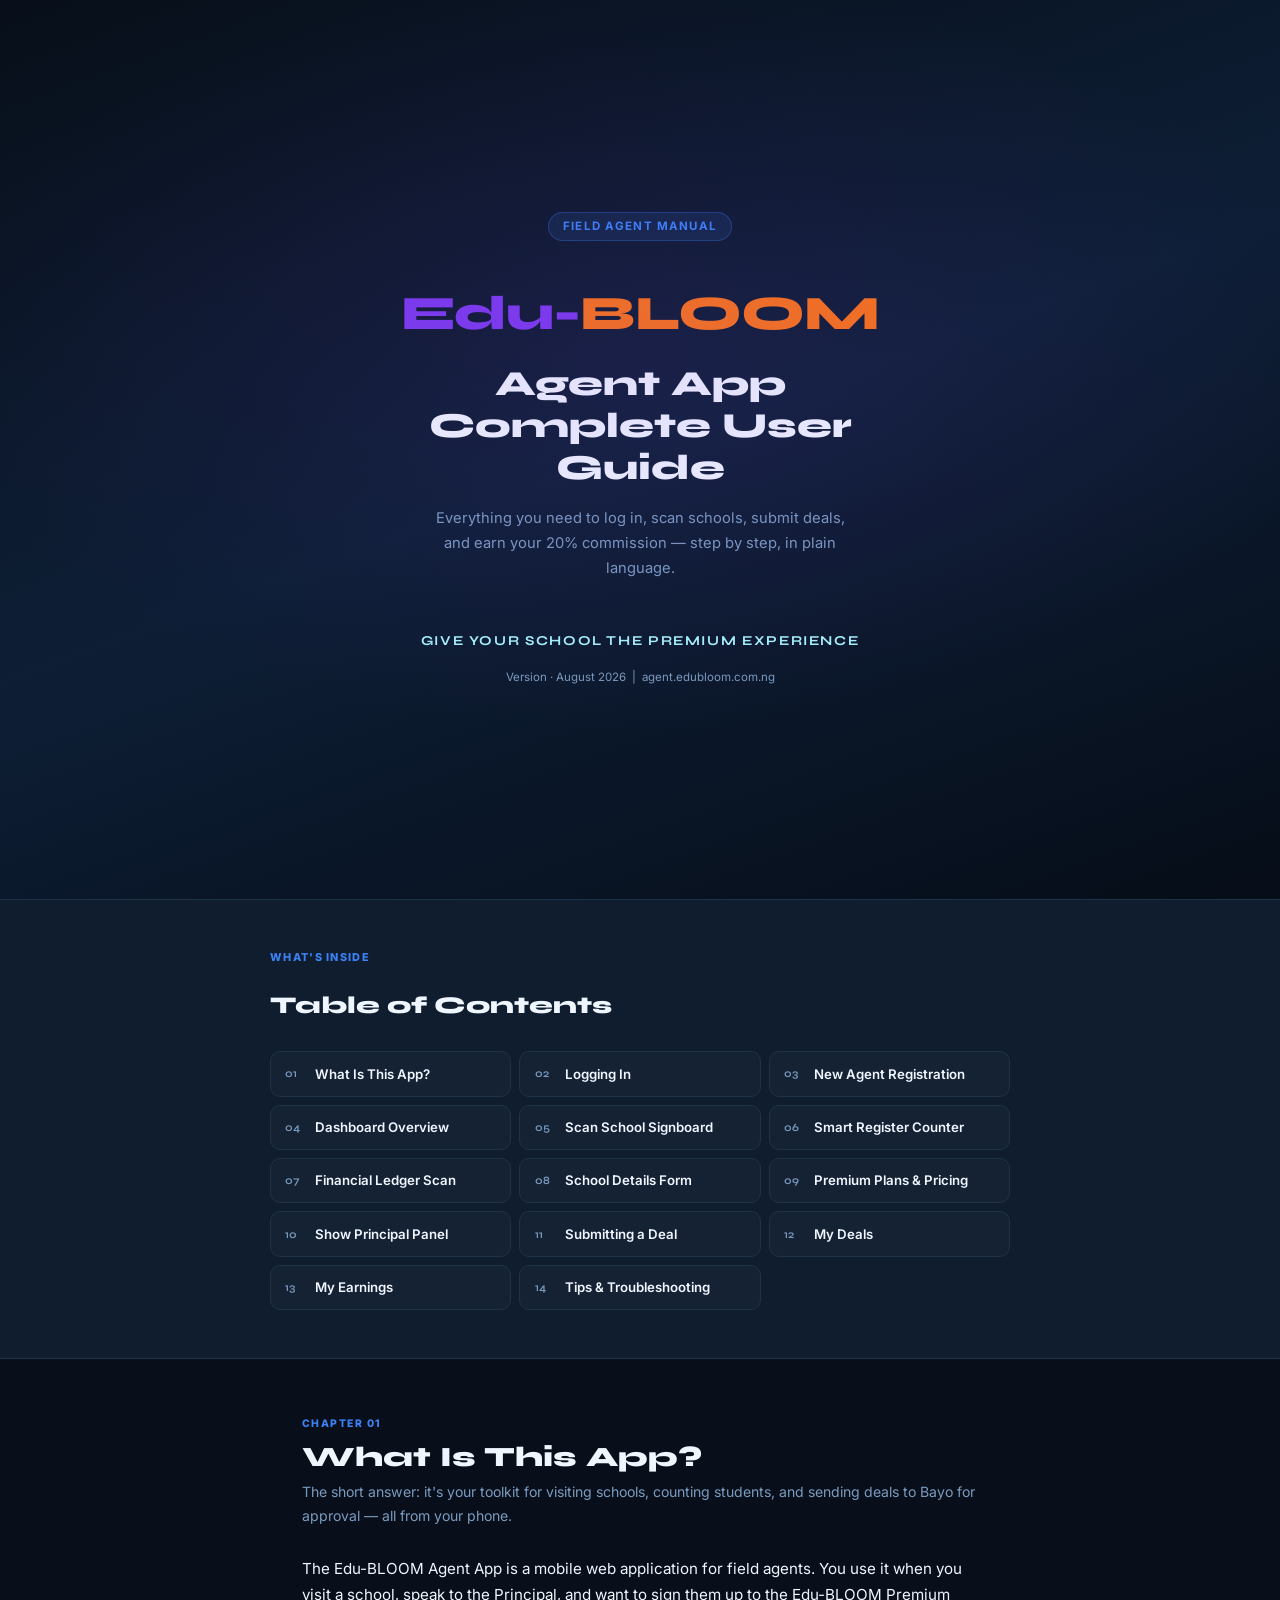
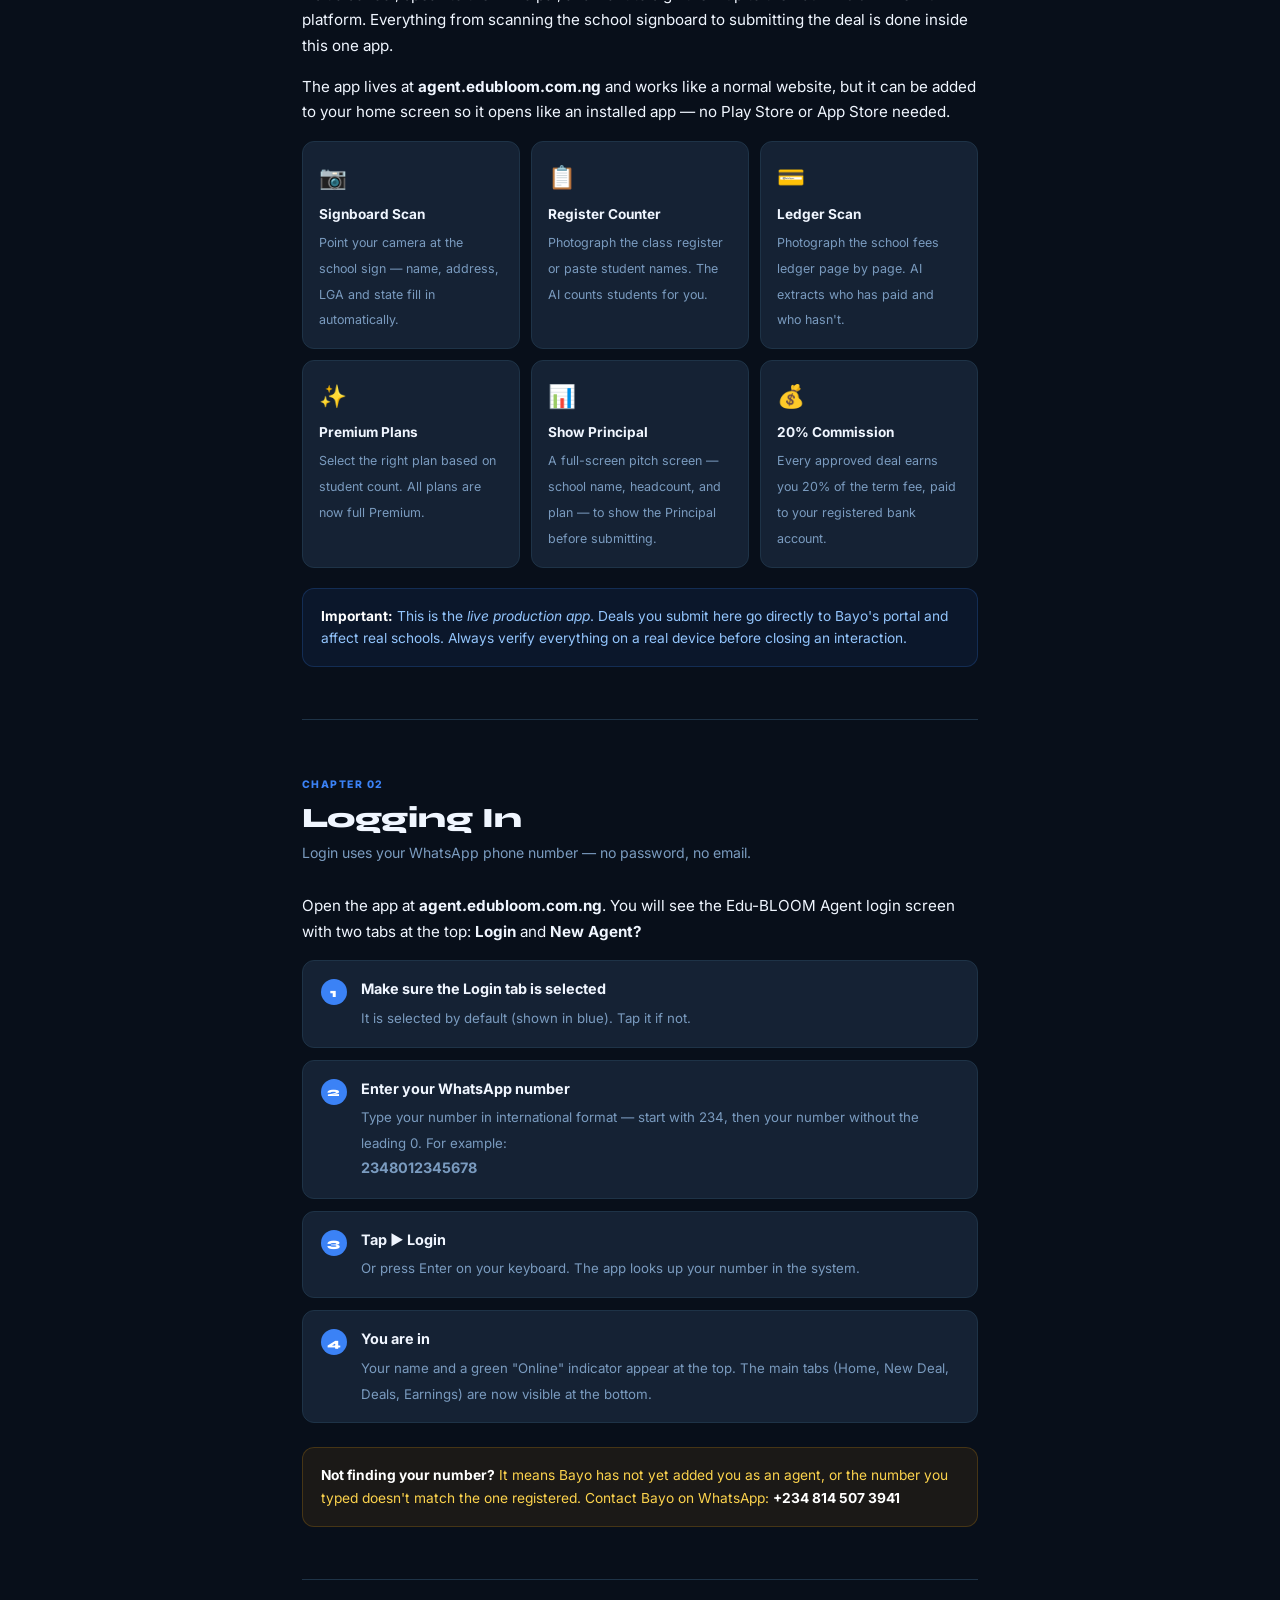
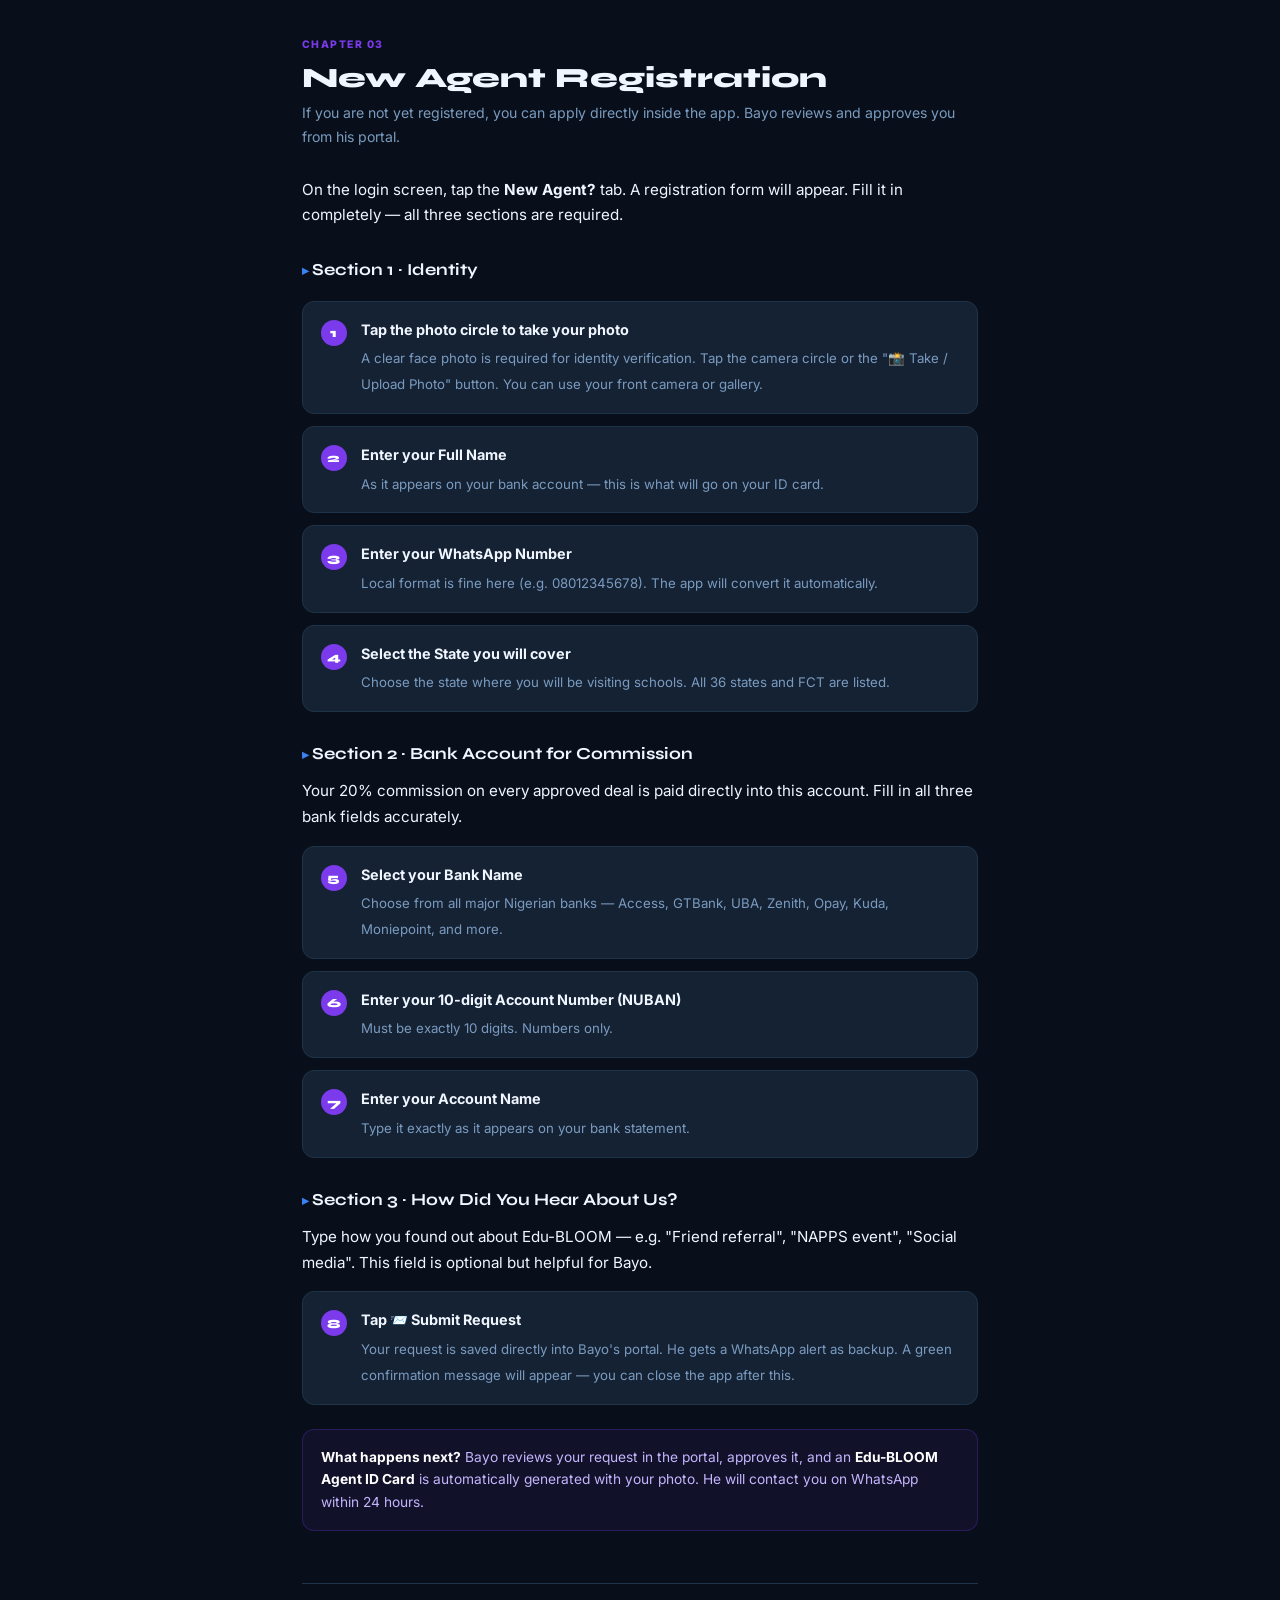
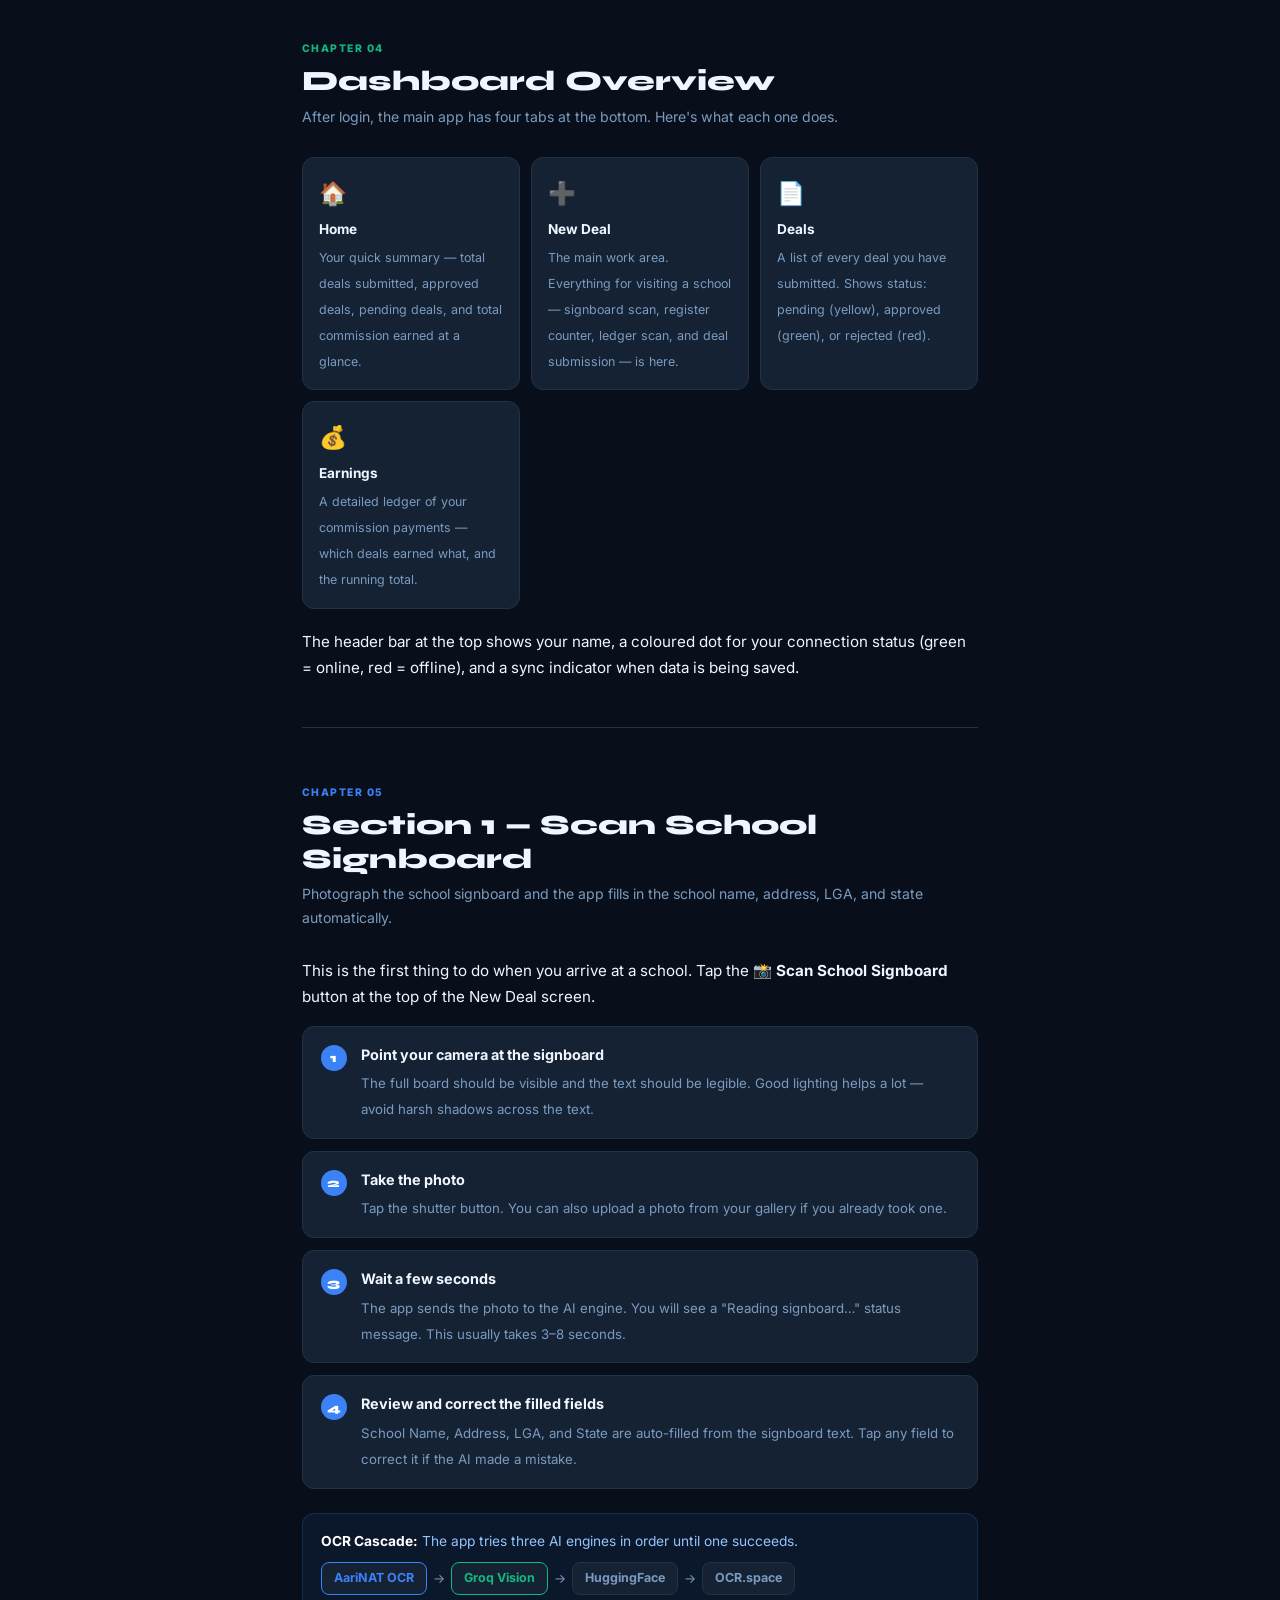
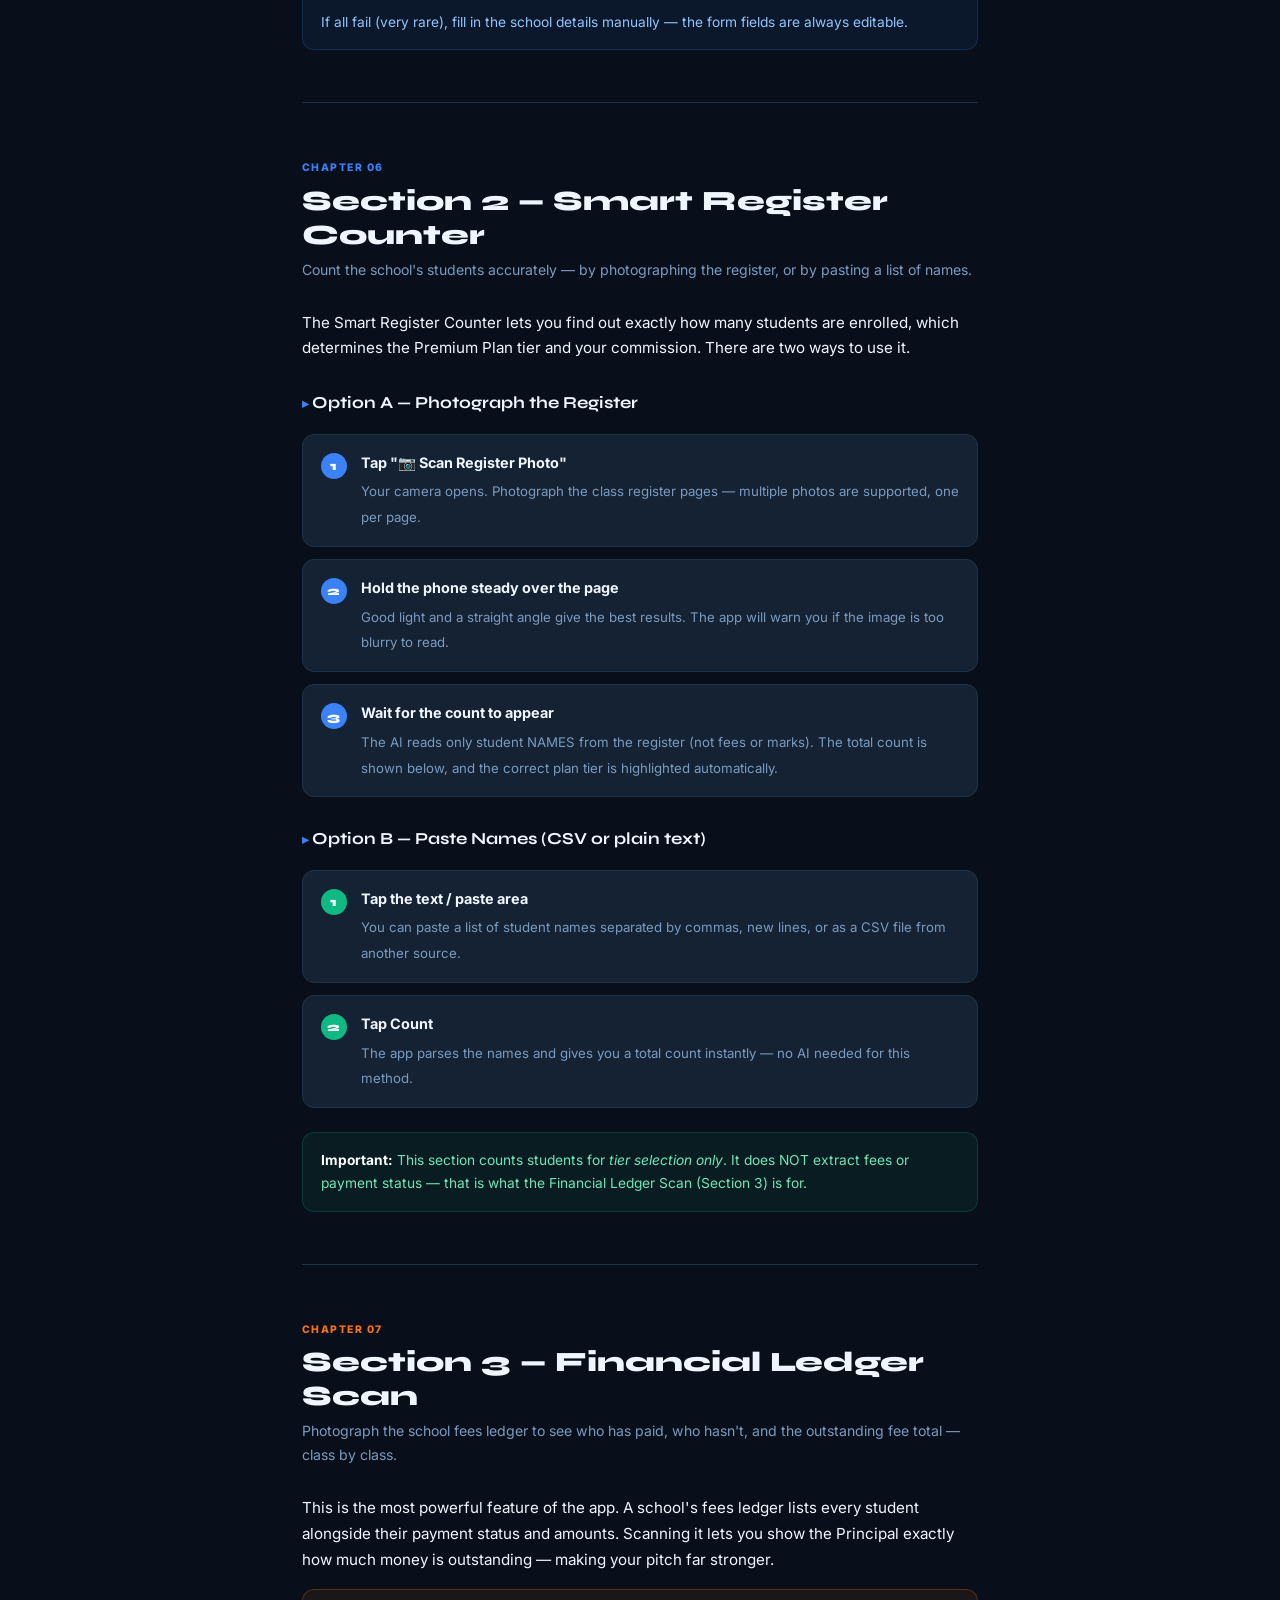
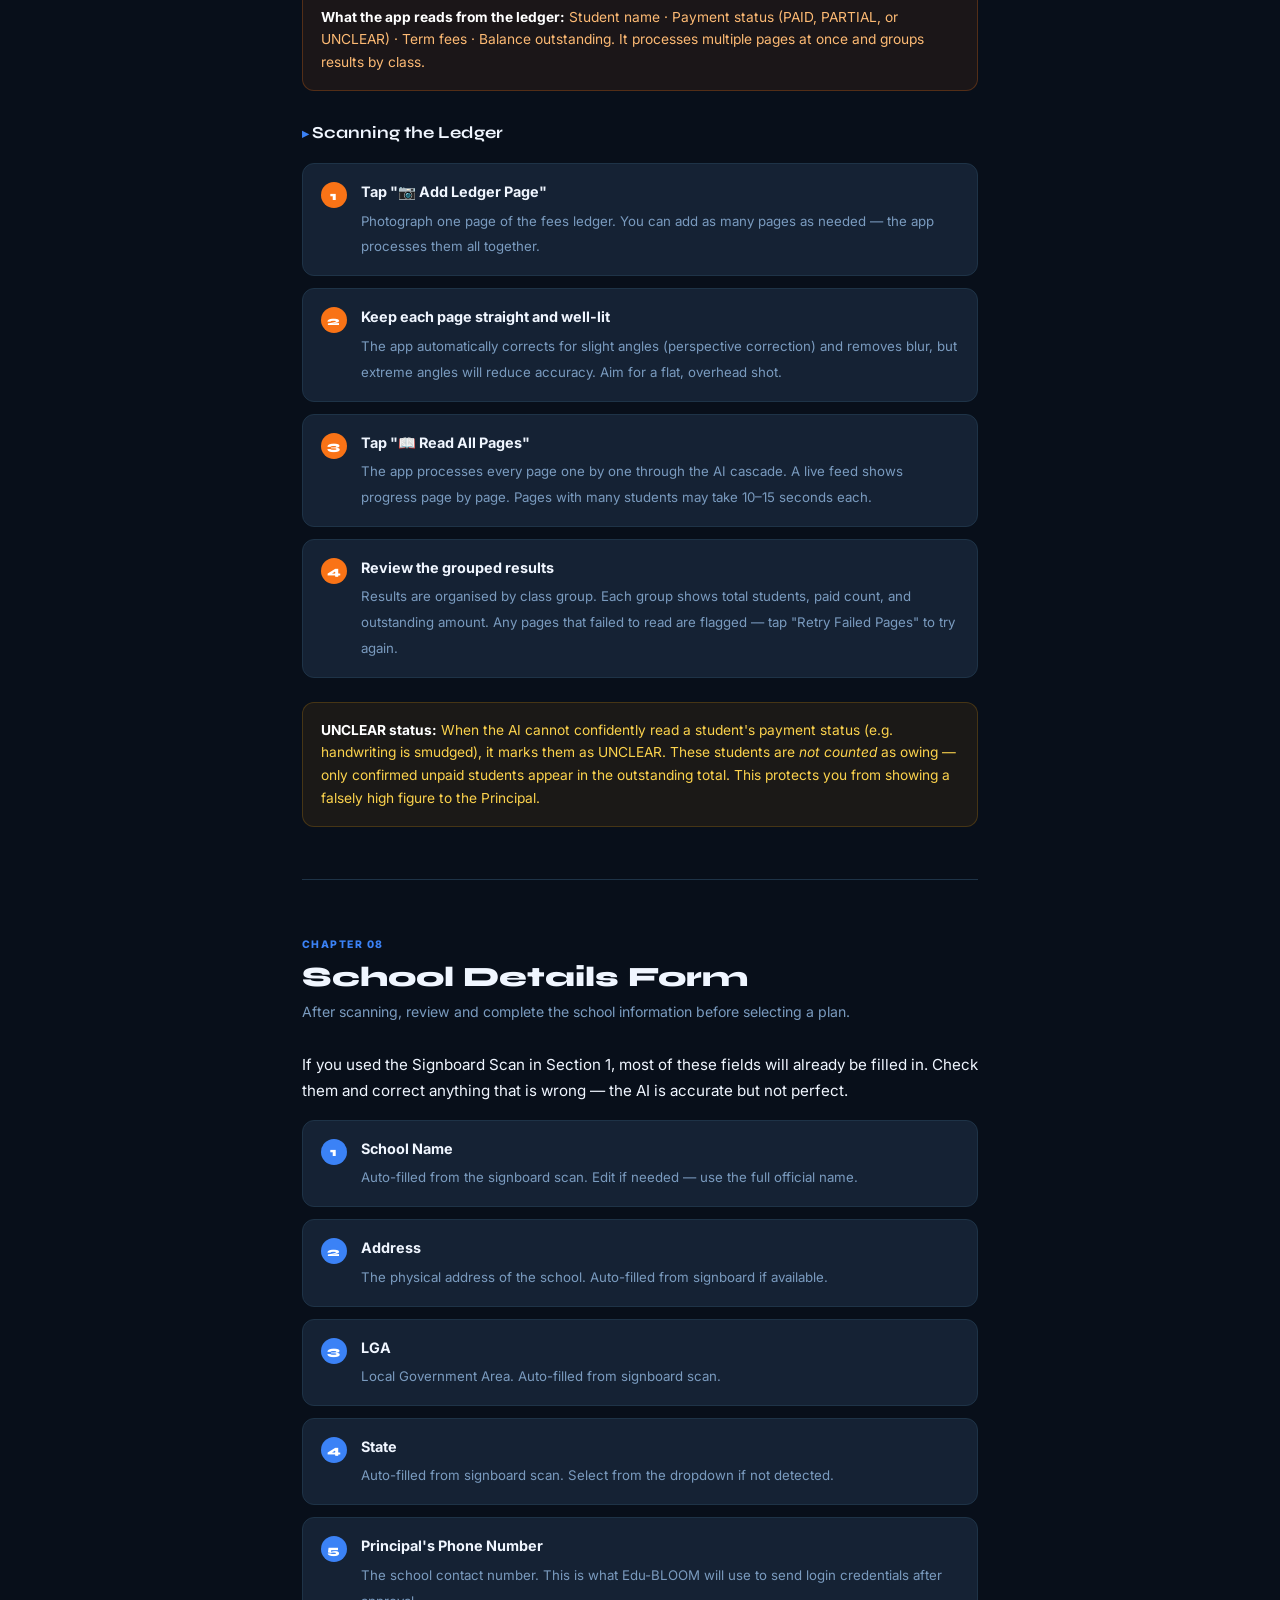
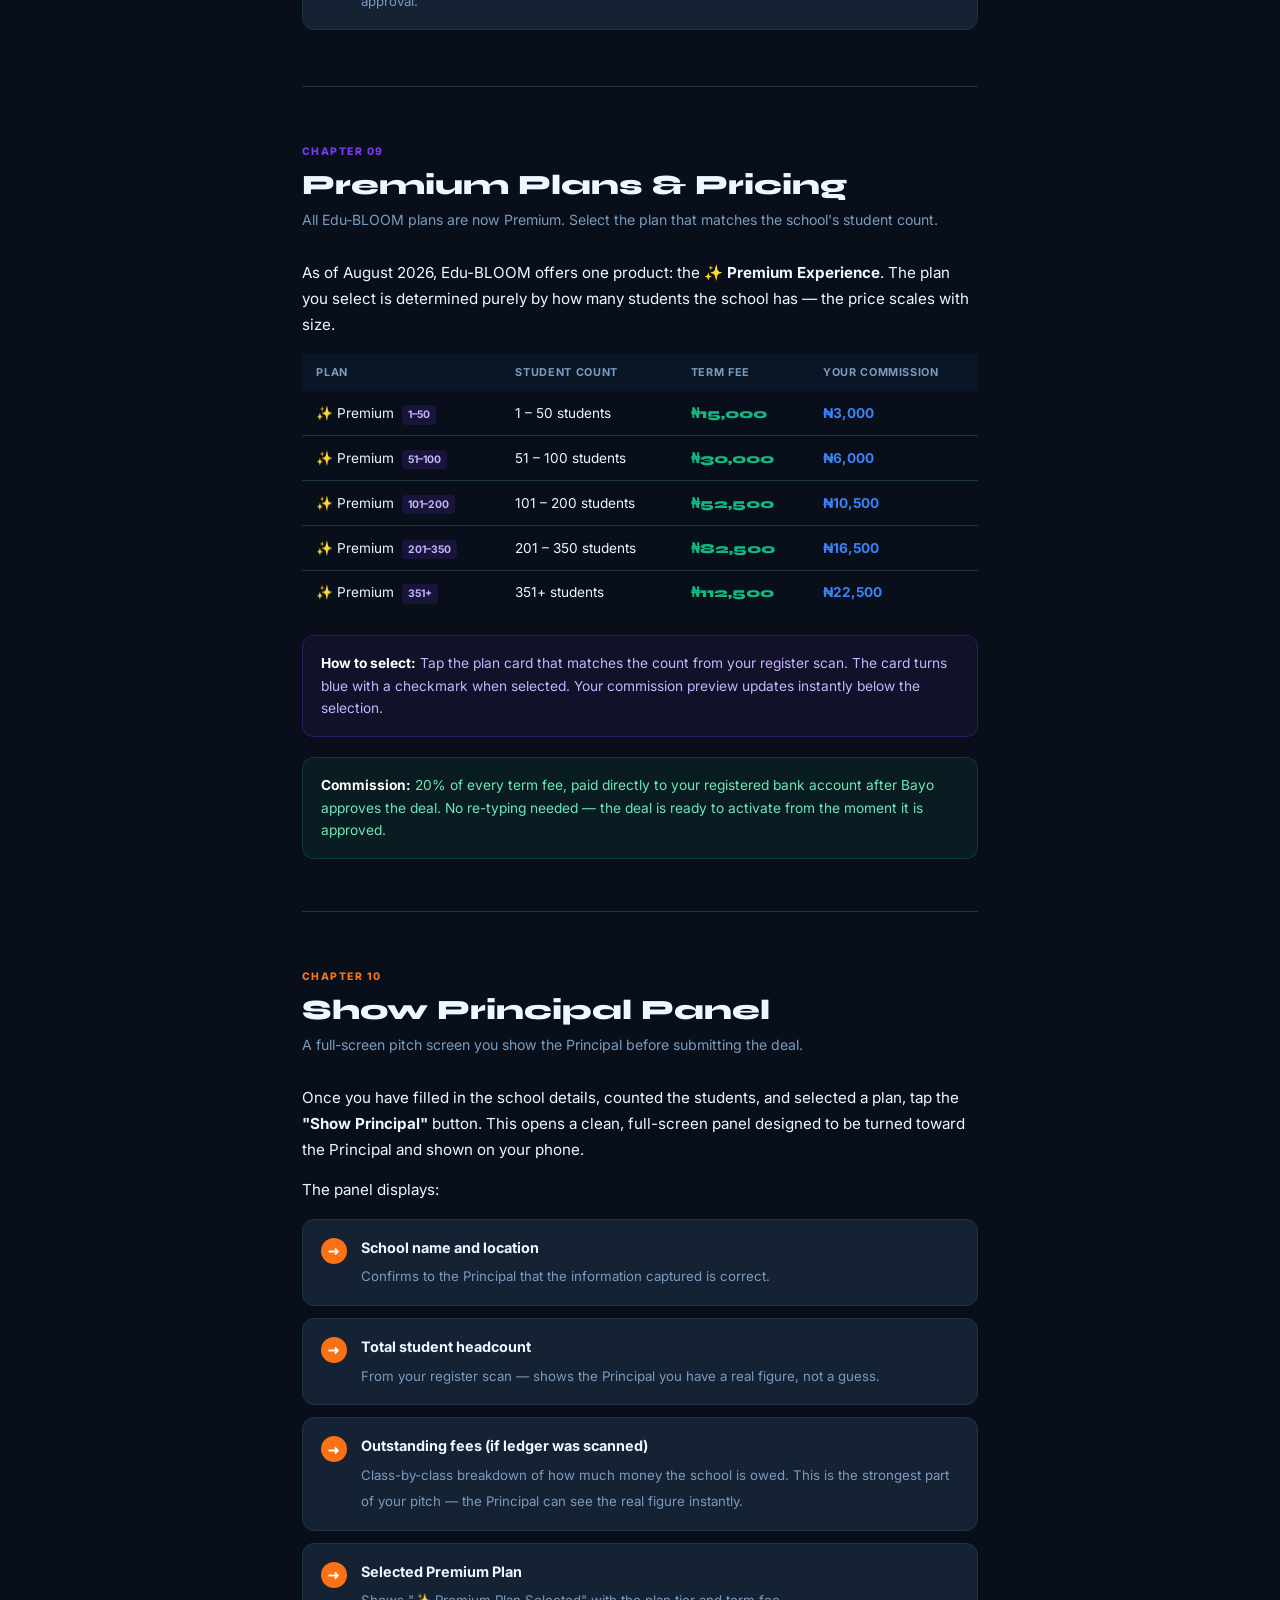
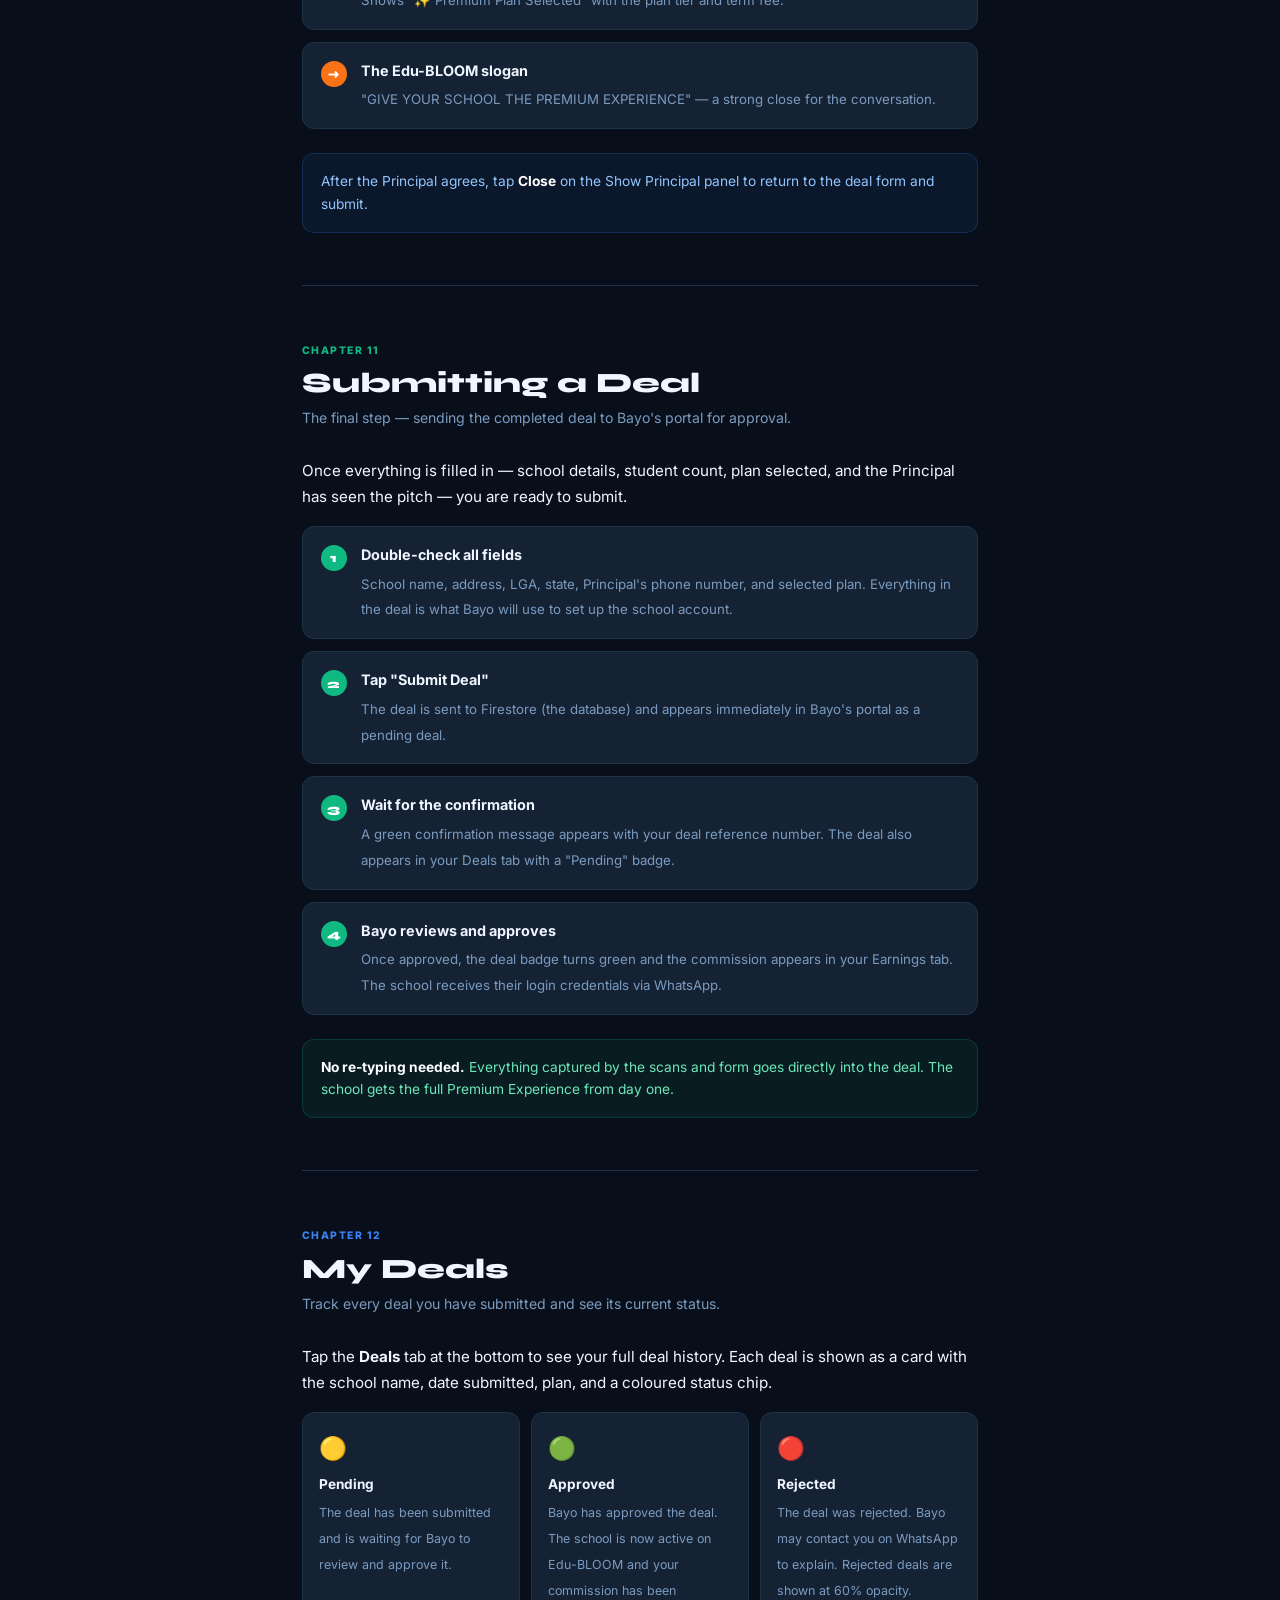
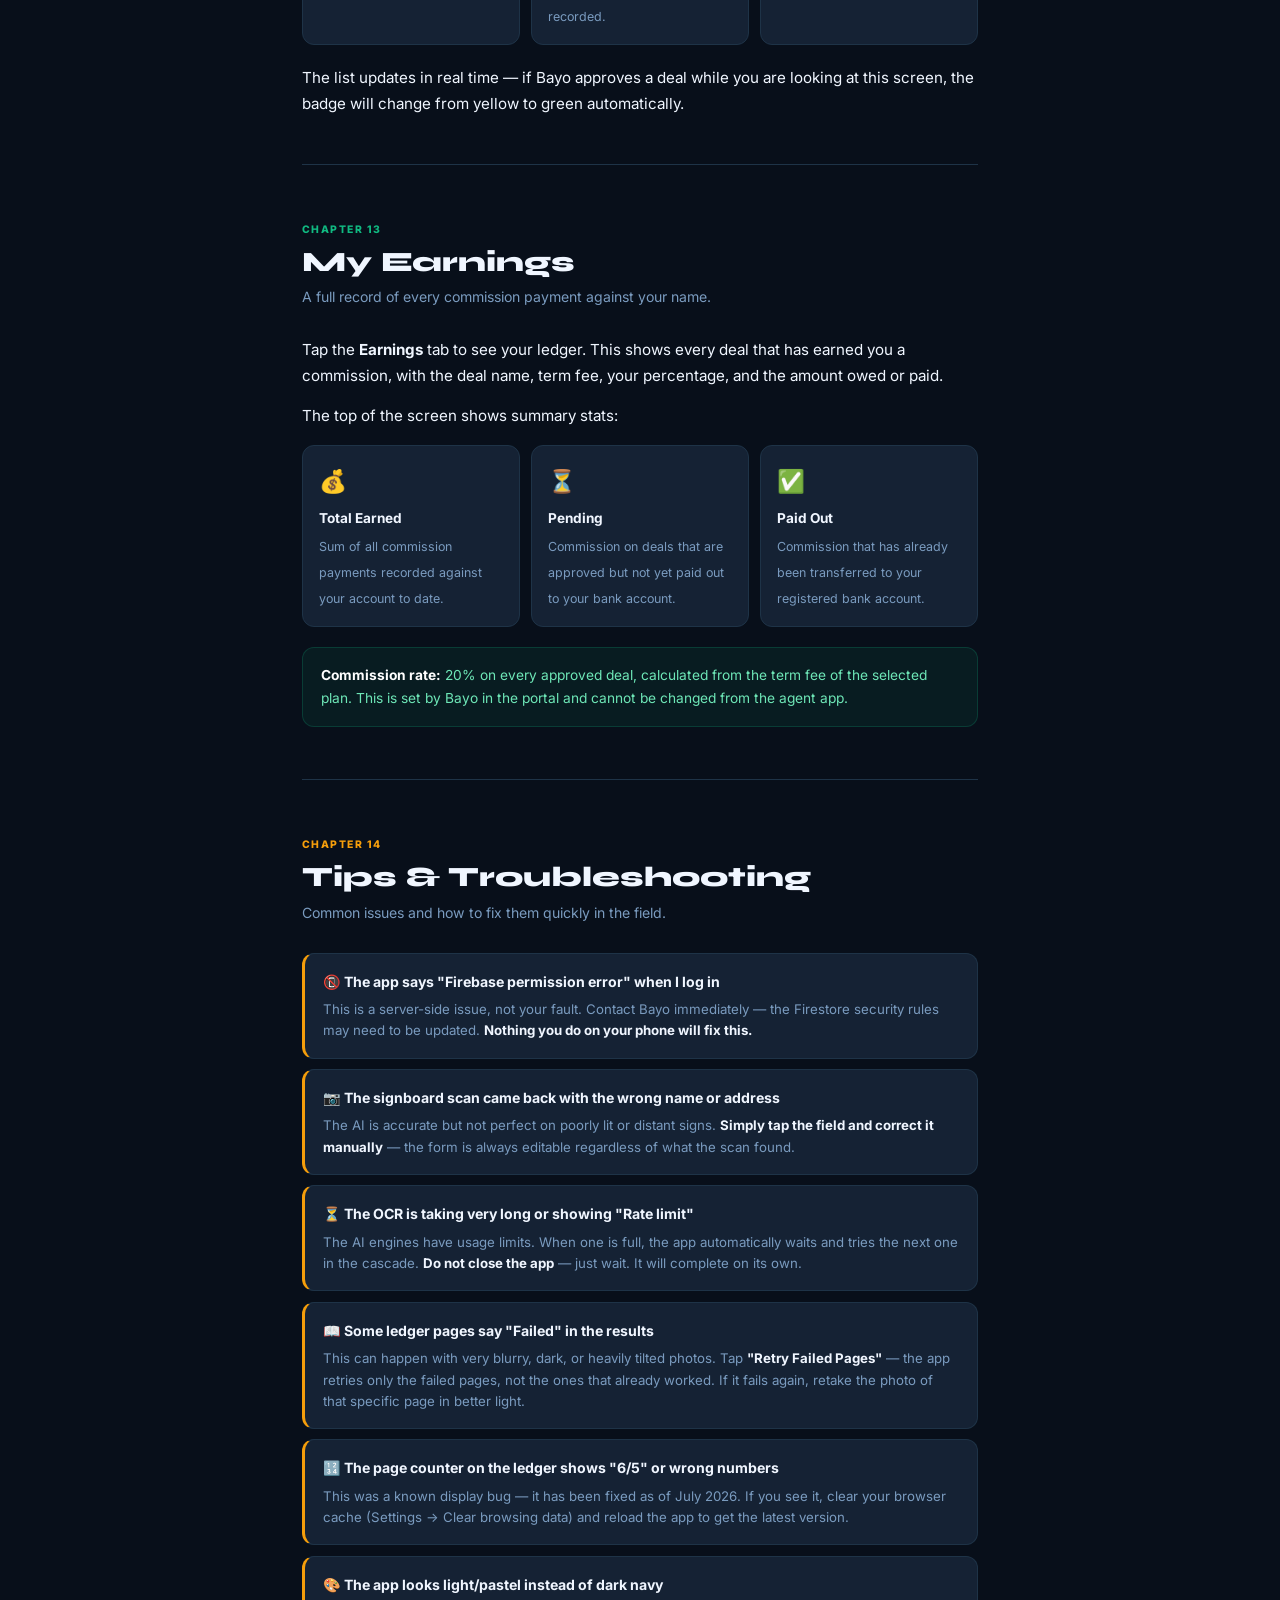
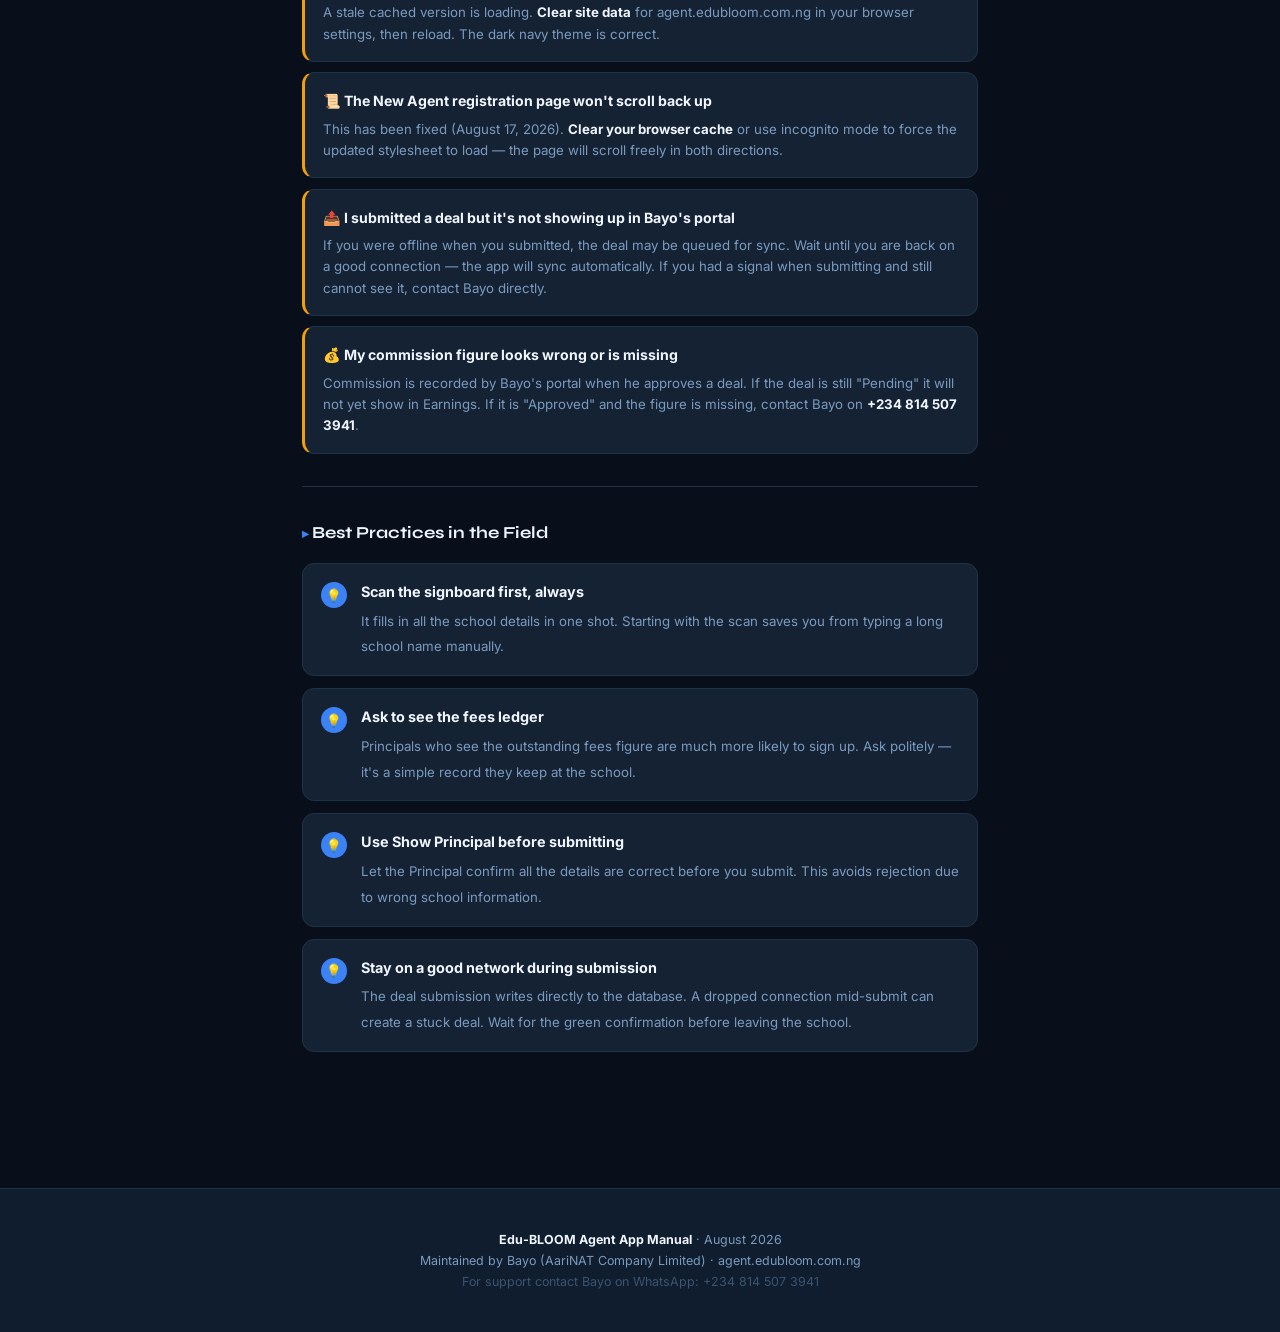
<file: AGENT_MANUAL.html>
<!DOCTYPE html>
<html lang="en">
<head>
<meta charset="UTF-8">
<meta name="viewport" content="width=device-width,initial-scale=1">
<title>Edu-BLOOM Agent App — User Manual</title>
<style>
@import url('https://fonts.googleapis.com/css2?family=Syne:wght@400;700;800&family=Inter:wght@400;500;600&display=swap');

:root {
  --bg: #080f1a;
  --surface: #0f1d2e;
  --card: #152234;
  --border: #1e3347;
  --brand: #3b82f6;
  --money: #10b981;
  --warn: #f59e0b;
  --danger: #f43f5e;
  --purple: #7c3aed;
  --text: #f0f6ff;
  --sub: #7a9bbf;
  --radius: 14px;
}

*, *::before, *::after { box-sizing: border-box; margin: 0; padding: 0; }

body {
  background: var(--bg);
  color: var(--text);
  font-family: 'Inter', sans-serif;
  font-size: 0.95rem;
  line-height: 1.7;
}

/* COVER */
.cover {
  background: linear-gradient(160deg, #080f1a 0%, #0d1e35 50%, #060d18 100%);
  min-height: 100vh;
  display: flex;
  flex-direction: column;
  align-items: center;
  justify-content: center;
  text-align: center;
  padding: 3rem 2rem;
  border-bottom: 1px solid var(--border);
  position: relative;
  overflow: hidden;
}
.cover::before {
  content: '';
  position: absolute;
  inset: 0;
  background: radial-gradient(ellipse 80% 60% at 50% 40%, rgba(124,58,237,0.12) 0%, transparent 70%);
  pointer-events: none;
}
.cover-logo {
  font-family: 'Syne', sans-serif;
  font-size: 3rem;
  font-weight: 800;
  margin-bottom: 0.5rem;
  letter-spacing: -0.02em;
}
.cover-logo span.edu { color: var(--purple); }
.cover-logo span.bloom { color: #f97316; }
.cover-badge {
  display: inline-block;
  background: rgba(59,130,246,0.12);
  border: 1px solid rgba(59,130,246,0.3);
  color: var(--brand);
  border-radius: 20px;
  padding: 4px 14px;
  font-size: 0.72rem;
  font-weight: 700;
  letter-spacing: 0.1em;
  text-transform: uppercase;
  margin-bottom: 2rem;
}
.cover-title {
  font-family: 'Syne', sans-serif;
  font-size: 2.2rem;
  font-weight: 800;
  max-width: 560px;
  line-height: 1.2;
  margin-bottom: 1rem;
}
.cover-sub {
  color: var(--sub);
  max-width: 420px;
  margin-bottom: 3rem;
  font-size: 0.92rem;
}
.cover-slogan {
  font-family: 'Syne', sans-serif;
  font-weight: 700;
  font-size: 0.85rem;
  letter-spacing: 0.12em;
  text-transform: uppercase;
  color: #a5f3fc;
}
.cover-version {
  margin-top: 1rem;
  font-size: 0.72rem;
  color: var(--sub);
}

/* TOC */
.toc {
  background: var(--surface);
  border-bottom: 1px solid var(--border);
  padding: 3rem 2rem;
}
.toc-inner { max-width: 740px; margin: 0 auto; }
.section-label {
  font-size: 0.68rem;
  font-weight: 800;
  color: var(--brand);
  letter-spacing: 0.12em;
  text-transform: uppercase;
  margin-bottom: 1.25rem;
}
.toc h2 {
  font-family: 'Syne', sans-serif;
  font-size: 1.5rem;
  font-weight: 800;
  margin-bottom: 1.5rem;
}
.toc-grid {
  display: grid;
  grid-template-columns: repeat(auto-fill, minmax(220px, 1fr));
  gap: 0.5rem;
}
.toc-item {
  display: flex;
  align-items: center;
  gap: 10px;
  padding: 0.65rem 0.9rem;
  background: var(--card);
  border: 1px solid var(--border);
  border-radius: 10px;
  text-decoration: none;
  color: var(--text);
  font-size: 0.83rem;
  font-weight: 600;
  transition: 0.15s;
}
.toc-item:hover { border-color: var(--brand); color: var(--brand); }
.toc-num {
  font-family: 'Syne', sans-serif;
  font-size: 0.7rem;
  color: var(--sub);
  min-width: 20px;
}

/* CONTENT */
.content { max-width: 740px; margin: 0 auto; padding: 0 2rem 5rem; }

.chapter {
  padding: 3.5rem 0 2rem;
  border-bottom: 1px solid var(--border);
}
.chapter:last-child { border-bottom: none; }

.ch-eyebrow {
  font-size: 0.65rem;
  font-weight: 800;
  letter-spacing: 0.14em;
  text-transform: uppercase;
  color: var(--brand);
  margin-bottom: 0.5rem;
}
.ch-eyebrow.green { color: var(--money); }
.ch-eyebrow.purple { color: var(--purple); }
.ch-eyebrow.orange { color: #f97316; }
.ch-eyebrow.warn { color: var(--warn); }

h2.ch-title {
  font-family: 'Syne', sans-serif;
  font-size: 1.75rem;
  font-weight: 800;
  margin-bottom: 0.35rem;
  line-height: 1.2;
}
.ch-desc {
  color: var(--sub);
  margin-bottom: 1.75rem;
  font-size: 0.88rem;
}

h3.sub-title {
  font-family: 'Syne', sans-serif;
  font-size: 1.05rem;
  font-weight: 700;
  margin: 1.75rem 0 0.6rem;
  color: var(--text);
}
h3.sub-title::before {
  content: '▸ ';
  color: var(--brand);
  font-size: 0.8rem;
}

p { margin-bottom: 0.9rem; color: var(--text); }

/* STEP CARDS */
.steps { display: flex; flex-direction: column; gap: 0.75rem; margin: 1rem 0 1.5rem; }
.step {
  display: flex;
  gap: 14px;
  background: var(--card);
  border: 1px solid var(--border);
  border-radius: 12px;
  padding: 1rem 1.1rem;
  align-items: flex-start;
}
.step-num {
  background: var(--brand);
  color: white;
  font-family: 'Syne', sans-serif;
  font-weight: 800;
  font-size: 0.78rem;
  min-width: 26px;
  height: 26px;
  border-radius: 50%;
  display: flex;
  align-items: center;
  justify-content: center;
  flex-shrink: 0;
  margin-top: 2px;
}
.step-num.green { background: var(--money); }
.step-num.purple { background: var(--purple); }
.step-num.orange { background: #f97316; }
.step-body strong {
  display: block;
  font-weight: 700;
  font-size: 0.9rem;
  margin-bottom: 3px;
}
.step-body span { font-size: 0.83rem; color: var(--sub); line-height: 1.6; }

/* INFO BOXES */
.info-box {
  border-radius: 12px;
  padding: 1rem 1.15rem;
  margin: 1rem 0 1.25rem;
  font-size: 0.86rem;
  line-height: 1.65;
}
.info-box.blue { background: rgba(59,130,246,0.08); border: 1px solid rgba(59,130,246,0.2); color: #93c5fd; }
.info-box.green { background: rgba(16,185,129,0.08); border: 1px solid rgba(16,185,129,0.2); color: #6ee7b7; }
.info-box.orange { background: rgba(249,115,22,0.08); border: 1px solid rgba(249,115,22,0.25); color: #fdba74; }
.info-box.warn { background: rgba(245,158,11,0.08); border: 1px solid rgba(245,158,11,0.2); color: #fcd34d; }
.info-box.purple { background: rgba(124,58,237,0.08); border: 1px solid rgba(124,58,237,0.25); color: #c4b5fd; }
.info-box strong { color: white; }

/* TIER TABLE */
.tier-table { width: 100%; border-collapse: collapse; margin: 1rem 0 1.25rem; font-size: 0.85rem; }
.tier-table th {
  background: #0a1525;
  padding: 0.6rem 0.9rem;
  text-align: left;
  font-size: 0.68rem;
  font-weight: 700;
  color: var(--sub);
  text-transform: uppercase;
  letter-spacing: 0.06em;
}
.tier-table td {
  padding: 0.65rem 0.9rem;
  border-bottom: 1px solid var(--border);
  color: var(--text);
}
.tier-table tr:last-child td { border-bottom: none; }
.tier-table .price { color: var(--money); font-family: 'Syne', sans-serif; font-weight: 800; }
.tier-table .comm { color: var(--brand); font-weight: 700; }
.tier-table .premium-badge {
  display: inline-block;
  background: rgba(124,58,237,0.15);
  color: #c4b5fd;
  border-radius: 4px;
  padding: 1px 6px;
  font-size: 0.65rem;
  font-weight: 700;
  margin-left: 4px;
}

/* OCR CASCADE */
.cascade {
  display: flex;
  align-items: center;
  gap: 6px;
  flex-wrap: wrap;
  margin: 0.75rem 0 1rem;
}
.cascade-node {
  background: var(--card);
  border: 1px solid var(--border);
  border-radius: 8px;
  padding: 5px 12px;
  font-size: 0.78rem;
  font-weight: 700;
}
.cascade-node.primary { border-color: var(--brand); color: var(--brand); }
.cascade-node.secondary { border-color: var(--money); color: var(--money); }
.cascade-node.tertiary { color: var(--sub); }
.cascade-arrow { color: var(--sub); font-size: 0.8rem; }

/* FEATURE GRID */
.feature-grid {
  display: grid;
  grid-template-columns: repeat(auto-fill, minmax(200px, 1fr));
  gap: 0.65rem;
  margin: 1rem 0 1.25rem;
}
.feature-card {
  background: var(--card);
  border: 1px solid var(--border);
  border-radius: 12px;
  padding: 1rem;
}
.feature-icon { font-size: 1.4rem; margin-bottom: 0.4rem; }
.feature-card strong { display: block; font-size: 0.85rem; font-weight: 700; margin-bottom: 3px; }
.feature-card span { font-size: 0.78rem; color: var(--sub); line-height: 1.55; }

/* TROUBLESHOOT */
.trouble-item {
  background: var(--card);
  border: 1px solid var(--border);
  border-left: 3px solid var(--warn);
  border-radius: 12px;
  padding: 1rem 1.15rem;
  margin-bottom: 0.65rem;
}
.trouble-q { font-weight: 700; font-size: 0.88rem; margin-bottom: 0.35rem; }
.trouble-a { font-size: 0.83rem; color: var(--sub); line-height: 1.6; }
.trouble-a strong { color: var(--text); }

/* DIVIDER */
.divider {
  height: 1px;
  background: var(--border);
  margin: 2rem 0;
}

/* FOOTER */
.footer {
  background: var(--surface);
  border-top: 1px solid var(--border);
  padding: 2.5rem 2rem;
  text-align: center;
  font-size: 0.78rem;
  color: var(--sub);
}
.footer strong { color: var(--text); }

@media (max-width: 600px) {
  .cover-title { font-size: 1.6rem; }
  .cover-logo { font-size: 2.2rem; }
  h2.ch-title { font-size: 1.4rem; }
  .content { padding: 0 1.25rem 4rem; }
  .toc { padding: 2rem 1.25rem; }
  .chapter { padding: 2.5rem 0 1.5rem; }
}
</style>
</head>
<body>

<!-- COVER -->
<div class="cover">
  <div class="cover-badge">Field Agent Manual</div>
  <div class="cover-logo"><span class="edu">Edu-</span><span class="bloom">BLOOM</span></div>
  <div class="cover-title">Agent App Complete User Guide</div>
  <div class="cover-sub">Everything you need to log in, scan schools, submit deals, and earn your 20% commission — step by step, in plain language.</div>
  <div class="cover-slogan">Give your school the premium experience</div>
  <div class="cover-version">Version · August 2026 &nbsp;|&nbsp; agent.edubloom.com.ng</div>
</div>

<!-- TABLE OF CONTENTS -->
<div class="toc">
  <div class="toc-inner">
    <div class="section-label">What's Inside</div>
    <h2>Table of Contents</h2>
    <div class="toc-grid">
      <a href="#ch1" class="toc-item"><span class="toc-num">01</span> What Is This App?</a>
      <a href="#ch2" class="toc-item"><span class="toc-num">02</span> Logging In</a>
      <a href="#ch3" class="toc-item"><span class="toc-num">03</span> New Agent Registration</a>
      <a href="#ch4" class="toc-item"><span class="toc-num">04</span> Dashboard Overview</a>
      <a href="#ch5" class="toc-item"><span class="toc-num">05</span> Scan School Signboard</a>
      <a href="#ch6" class="toc-item"><span class="toc-num">06</span> Smart Register Counter</a>
      <a href="#ch7" class="toc-item"><span class="toc-num">07</span> Financial Ledger Scan</a>
      <a href="#ch8" class="toc-item"><span class="toc-num">08</span> School Details Form</a>
      <a href="#ch9" class="toc-item"><span class="toc-num">09</span> Premium Plans & Pricing</a>
      <a href="#ch10" class="toc-item"><span class="toc-num">10</span> Show Principal Panel</a>
      <a href="#ch11" class="toc-item"><span class="toc-num">11</span> Submitting a Deal</a>
      <a href="#ch12" class="toc-item"><span class="toc-num">12</span> My Deals</a>
      <a href="#ch13" class="toc-item"><span class="toc-num">13</span> My Earnings</a>
      <a href="#ch14" class="toc-item"><span class="toc-num">14</span> Tips & Troubleshooting</a>
    </div>
  </div>
</div>

<!-- MAIN CONTENT -->
<div class="content">

  <!-- CH 1 -->
  <div id="ch1" class="chapter">
    <div class="ch-eyebrow">Chapter 01</div>
    <h2 class="ch-title">What Is This App?</h2>
    <p class="ch-desc">The short answer: it's your toolkit for visiting schools, counting students, and sending deals to Bayo for approval — all from your phone.</p>

    <p>The Edu-BLOOM Agent App is a mobile web application for field agents. You use it when you visit a school, speak to the Principal, and want to sign them up to the Edu-BLOOM Premium platform. Everything from scanning the school signboard to submitting the deal is done inside this one app.</p>

    <p>The app lives at <strong>agent.edubloom.com.ng</strong> and works like a normal website, but it can be added to your home screen so it opens like an installed app — no Play Store or App Store needed.</p>

    <div class="feature-grid">
      <div class="feature-card">
        <div class="feature-icon">📷</div>
        <strong>Signboard Scan</strong>
        <span>Point your camera at the school sign — name, address, LGA and state fill in automatically.</span>
      </div>
      <div class="feature-card">
        <div class="feature-icon">📋</div>
        <strong>Register Counter</strong>
        <span>Photograph the class register or paste student names. The AI counts students for you.</span>
      </div>
      <div class="feature-card">
        <div class="feature-icon">💳</div>
        <strong>Ledger Scan</strong>
        <span>Photograph the school fees ledger page by page. AI extracts who has paid and who hasn't.</span>
      </div>
      <div class="feature-card">
        <div class="feature-icon">✨</div>
        <strong>Premium Plans</strong>
        <span>Select the right plan based on student count. All plans are now full Premium.</span>
      </div>
      <div class="feature-card">
        <div class="feature-icon">📊</div>
        <strong>Show Principal</strong>
        <span>A full-screen pitch screen — school name, headcount, and plan — to show the Principal before submitting.</span>
      </div>
      <div class="feature-card">
        <div class="feature-icon">💰</div>
        <strong>20% Commission</strong>
        <span>Every approved deal earns you 20% of the term fee, paid to your registered bank account.</span>
      </div>
    </div>

    <div class="info-box blue">
      <strong>Important:</strong> This is the <em>live production app</em>. Deals you submit here go directly to Bayo's portal and affect real schools. Always verify everything on a real device before closing an interaction.
    </div>
  </div>

  <!-- CH 2 -->
  <div id="ch2" class="chapter">
    <div class="ch-eyebrow">Chapter 02</div>
    <h2 class="ch-title">Logging In</h2>
    <p class="ch-desc">Login uses your WhatsApp phone number — no password, no email.</p>

    <p>Open the app at <strong>agent.edubloom.com.ng</strong>. You will see the Edu-BLOOM Agent login screen with two tabs at the top: <strong>Login</strong> and <strong>New Agent?</strong></p>

    <div class="steps">
      <div class="step">
        <div class="step-num">1</div>
        <div class="step-body">
          <strong>Make sure the Login tab is selected</strong>
          <span>It is selected by default (shown in blue). Tap it if not.</span>
        </div>
      </div>
      <div class="step">
        <div class="step-num">2</div>
        <div class="step-body">
          <strong>Enter your WhatsApp number</strong>
          <span>Type your number in international format — start with 234, then your number without the leading 0. For example: <strong>2348012345678</strong></span>
        </div>
      </div>
      <div class="step">
        <div class="step-num">3</div>
        <div class="step-body">
          <strong>Tap ▶ Login</strong>
          <span>Or press Enter on your keyboard. The app looks up your number in the system.</span>
        </div>
      </div>
      <div class="step">
        <div class="step-num">4</div>
        <div class="step-body">
          <strong>You are in</strong>
          <span>Your name and a green "Online" indicator appear at the top. The main tabs (Home, New Deal, Deals, Earnings) are now visible at the bottom.</span>
        </div>
      </div>
    </div>

    <div class="info-box warn">
      <strong>Not finding your number?</strong> It means Bayo has not yet added you as an agent, or the number you typed doesn't match the one registered. Contact Bayo on WhatsApp: <strong>+234 814 507 3941</strong>
    </div>
  </div>

  <!-- CH 3 -->
  <div id="ch3" class="chapter">
    <div class="ch-eyebrow purple">Chapter 03</div>
    <h2 class="ch-title">New Agent Registration</h2>
    <p class="ch-desc">If you are not yet registered, you can apply directly inside the app. Bayo reviews and approves you from his portal.</p>

    <p>On the login screen, tap the <strong>New Agent?</strong> tab. A registration form will appear. Fill it in completely — all three sections are required.</p>

    <h3 class="sub-title">Section 1 · Identity</h3>
    <div class="steps">
      <div class="step">
        <div class="step-num purple">1</div>
        <div class="step-body">
          <strong>Tap the photo circle to take your photo</strong>
          <span>A clear face photo is required for identity verification. Tap the camera circle or the "📸 Take / Upload Photo" button. You can use your front camera or gallery.</span>
        </div>
      </div>
      <div class="step">
        <div class="step-num purple">2</div>
        <div class="step-body">
          <strong>Enter your Full Name</strong>
          <span>As it appears on your bank account — this is what will go on your ID card.</span>
        </div>
      </div>
      <div class="step">
        <div class="step-num purple">3</div>
        <div class="step-body">
          <strong>Enter your WhatsApp Number</strong>
          <span>Local format is fine here (e.g. 08012345678). The app will convert it automatically.</span>
        </div>
      </div>
      <div class="step">
        <div class="step-num purple">4</div>
        <div class="step-body">
          <strong>Select the State you will cover</strong>
          <span>Choose the state where you will be visiting schools. All 36 states and FCT are listed.</span>
        </div>
      </div>
    </div>

    <h3 class="sub-title">Section 2 · Bank Account for Commission</h3>
    <p>Your 20% commission on every approved deal is paid directly into this account. Fill in all three bank fields accurately.</p>
    <div class="steps">
      <div class="step">
        <div class="step-num purple">5</div>
        <div class="step-body">
          <strong>Select your Bank Name</strong>
          <span>Choose from all major Nigerian banks — Access, GTBank, UBA, Zenith, Opay, Kuda, Moniepoint, and more.</span>
        </div>
      </div>
      <div class="step">
        <div class="step-num purple">6</div>
        <div class="step-body">
          <strong>Enter your 10-digit Account Number (NUBAN)</strong>
          <span>Must be exactly 10 digits. Numbers only.</span>
        </div>
      </div>
      <div class="step">
        <div class="step-num purple">7</div>
        <div class="step-body">
          <strong>Enter your Account Name</strong>
          <span>Type it exactly as it appears on your bank statement.</span>
        </div>
      </div>
    </div>

    <h3 class="sub-title">Section 3 · How Did You Hear About Us?</h3>
    <p>Type how you found out about Edu-BLOOM — e.g. "Friend referral", "NAPPS event", "Social media". This field is optional but helpful for Bayo.</p>

    <div class="steps">
      <div class="step">
        <div class="step-num purple">8</div>
        <div class="step-body">
          <strong>Tap 📨 Submit Request</strong>
          <span>Your request is saved directly into Bayo's portal. He gets a WhatsApp alert as backup. A green confirmation message will appear — you can close the app after this.</span>
        </div>
      </div>
    </div>

    <div class="info-box purple">
      <strong>What happens next?</strong> Bayo reviews your request in the portal, approves it, and an <strong>Edu-BLOOM Agent ID Card</strong> is automatically generated with your photo. He will contact you on WhatsApp within 24 hours.
    </div>
  </div>

  <!-- CH 4 -->
  <div id="ch4" class="chapter">
    <div class="ch-eyebrow green">Chapter 04</div>
    <h2 class="ch-title">Dashboard Overview</h2>
    <p class="ch-desc">After login, the main app has four tabs at the bottom. Here's what each one does.</p>

    <div class="feature-grid">
      <div class="feature-card">
        <div class="feature-icon">🏠</div>
        <strong>Home</strong>
        <span>Your quick summary — total deals submitted, approved deals, pending deals, and total commission earned at a glance.</span>
      </div>
      <div class="feature-card">
        <div class="feature-icon">➕</div>
        <strong>New Deal</strong>
        <span>The main work area. Everything for visiting a school — signboard scan, register counter, ledger scan, and deal submission — is here.</span>
      </div>
      <div class="feature-card">
        <div class="feature-icon">📄</div>
        <strong>Deals</strong>
        <span>A list of every deal you have submitted. Shows status: pending (yellow), approved (green), or rejected (red).</span>
      </div>
      <div class="feature-card">
        <div class="feature-icon">💰</div>
        <strong>Earnings</strong>
        <span>A detailed ledger of your commission payments — which deals earned what, and the running total.</span>
      </div>
    </div>

    <p>The header bar at the top shows your name, a coloured dot for your connection status (green = online, red = offline), and a sync indicator when data is being saved.</p>
  </div>

  <!-- CH 5 -->
  <div id="ch5" class="chapter">
    <div class="ch-eyebrow">Chapter 05</div>
    <h2 class="ch-title">Section 1 — Scan School Signboard</h2>
    <p class="ch-desc">Photograph the school signboard and the app fills in the school name, address, LGA, and state automatically.</p>

    <p>This is the first thing to do when you arrive at a school. Tap the <strong>📸 Scan School Signboard</strong> button at the top of the New Deal screen.</p>

    <div class="steps">
      <div class="step">
        <div class="step-num">1</div>
        <div class="step-body">
          <strong>Point your camera at the signboard</strong>
          <span>The full board should be visible and the text should be legible. Good lighting helps a lot — avoid harsh shadows across the text.</span>
        </div>
      </div>
      <div class="step">
        <div class="step-num">2</div>
        <div class="step-body">
          <strong>Take the photo</strong>
          <span>Tap the shutter button. You can also upload a photo from your gallery if you already took one.</span>
        </div>
      </div>
      <div class="step">
        <div class="step-num">3</div>
        <div class="step-body">
          <strong>Wait a few seconds</strong>
          <span>The app sends the photo to the AI engine. You will see a "Reading signboard…" status message. This usually takes 3–8 seconds.</span>
        </div>
      </div>
      <div class="step">
        <div class="step-num">4</div>
        <div class="step-body">
          <strong>Review and correct the filled fields</strong>
          <span>School Name, Address, LGA, and State are auto-filled from the signboard text. Tap any field to correct it if the AI made a mistake.</span>
        </div>
      </div>
    </div>

    <div class="info-box blue">
      <strong>OCR Cascade:</strong> The app tries three AI engines in order until one succeeds.
      <div class="cascade" style="margin-top:0.6rem;">
        <div class="cascade-node primary">AariNAT OCR</div>
        <div class="cascade-arrow">→</div>
        <div class="cascade-node secondary">Groq Vision</div>
        <div class="cascade-arrow">→</div>
        <div class="cascade-node tertiary">HuggingFace</div>
        <div class="cascade-arrow">→</div>
        <div class="cascade-node tertiary">OCR.space</div>
      </div>
      If all fail (very rare), fill in the school details manually — the form fields are always editable.
    </div>
  </div>

  <!-- CH 6 -->
  <div id="ch6" class="chapter">
    <div class="ch-eyebrow">Chapter 06</div>
    <h2 class="ch-title">Section 2 — Smart Register Counter</h2>
    <p class="ch-desc">Count the school's students accurately — by photographing the register, or by pasting a list of names.</p>

    <p>The Smart Register Counter lets you find out exactly how many students are enrolled, which determines the Premium Plan tier and your commission. There are two ways to use it.</p>

    <h3 class="sub-title">Option A — Photograph the Register</h3>
    <div class="steps">
      <div class="step">
        <div class="step-num">1</div>
        <div class="step-body">
          <strong>Tap "📷 Scan Register Photo"</strong>
          <span>Your camera opens. Photograph the class register pages — multiple photos are supported, one per page.</span>
        </div>
      </div>
      <div class="step">
        <div class="step-num">2</div>
        <div class="step-body">
          <strong>Hold the phone steady over the page</strong>
          <span>Good light and a straight angle give the best results. The app will warn you if the image is too blurry to read.</span>
        </div>
      </div>
      <div class="step">
        <div class="step-num">3</div>
        <div class="step-body">
          <strong>Wait for the count to appear</strong>
          <span>The AI reads only student NAMES from the register (not fees or marks). The total count is shown below, and the correct plan tier is highlighted automatically.</span>
        </div>
      </div>
    </div>

    <h3 class="sub-title">Option B — Paste Names (CSV or plain text)</h3>
    <div class="steps">
      <div class="step">
        <div class="step-num green">1</div>
        <div class="step-body">
          <strong>Tap the text / paste area</strong>
          <span>You can paste a list of student names separated by commas, new lines, or as a CSV file from another source.</span>
        </div>
      </div>
      <div class="step">
        <div class="step-num green">2</div>
        <div class="step-body">
          <strong>Tap Count</strong>
          <span>The app parses the names and gives you a total count instantly — no AI needed for this method.</span>
        </div>
      </div>
    </div>

    <div class="info-box green">
      <strong>Important:</strong> This section counts students for <em>tier selection only</em>. It does NOT extract fees or payment status — that is what the Financial Ledger Scan (Section 3) is for.
    </div>
  </div>

  <!-- CH 7 -->
  <div id="ch7" class="chapter">
    <div class="ch-eyebrow orange">Chapter 07</div>
    <h2 class="ch-title">Section 3 — Financial Ledger Scan</h2>
    <p class="ch-desc">Photograph the school fees ledger to see who has paid, who hasn't, and the outstanding fee total — class by class.</p>

    <p>This is the most powerful feature of the app. A school's fees ledger lists every student alongside their payment status and amounts. Scanning it lets you show the Principal exactly how much money is outstanding — making your pitch far stronger.</p>

    <div class="info-box orange">
      <strong>What the app reads from the ledger:</strong> Student name · Payment status (PAID, PARTIAL, or UNCLEAR) · Term fees · Balance outstanding. It processes multiple pages at once and groups results by class.
    </div>

    <h3 class="sub-title">Scanning the Ledger</h3>
    <div class="steps">
      <div class="step">
        <div class="step-num orange">1</div>
        <div class="step-body">
          <strong>Tap "📷 Add Ledger Page"</strong>
          <span>Photograph one page of the fees ledger. You can add as many pages as needed — the app processes them all together.</span>
        </div>
      </div>
      <div class="step">
        <div class="step-num orange">2</div>
        <div class="step-body">
          <strong>Keep each page straight and well-lit</strong>
          <span>The app automatically corrects for slight angles (perspective correction) and removes blur, but extreme angles will reduce accuracy. Aim for a flat, overhead shot.</span>
        </div>
      </div>
      <div class="step">
        <div class="step-num orange">3</div>
        <div class="step-body">
          <strong>Tap "📖 Read All Pages"</strong>
          <span>The app processes every page one by one through the AI cascade. A live feed shows progress page by page. Pages with many students may take 10–15 seconds each.</span>
        </div>
      </div>
      <div class="step">
        <div class="step-num orange">4</div>
        <div class="step-body">
          <strong>Review the grouped results</strong>
          <span>Results are organised by class group. Each group shows total students, paid count, and outstanding amount. Any pages that failed to read are flagged — tap "Retry Failed Pages" to try again.</span>
        </div>
      </div>
    </div>

    <div class="info-box warn">
      <strong>UNCLEAR status:</strong> When the AI cannot confidently read a student's payment status (e.g. handwriting is smudged), it marks them as UNCLEAR. These students are <em>not counted</em> as owing — only confirmed unpaid students appear in the outstanding total. This protects you from showing a falsely high figure to the Principal.
    </div>
  </div>

  <!-- CH 8 -->
  <div id="ch8" class="chapter">
    <div class="ch-eyebrow">Chapter 08</div>
    <h2 class="ch-title">School Details Form</h2>
    <p class="ch-desc">After scanning, review and complete the school information before selecting a plan.</p>

    <p>If you used the Signboard Scan in Section 1, most of these fields will already be filled in. Check them and correct anything that is wrong — the AI is accurate but not perfect.</p>

    <div class="steps">
      <div class="step">
        <div class="step-num">1</div>
        <div class="step-body">
          <strong>School Name</strong>
          <span>Auto-filled from the signboard scan. Edit if needed — use the full official name.</span>
        </div>
      </div>
      <div class="step">
        <div class="step-num">2</div>
        <div class="step-body">
          <strong>Address</strong>
          <span>The physical address of the school. Auto-filled from signboard if available.</span>
        </div>
      </div>
      <div class="step">
        <div class="step-num">3</div>
        <div class="step-body">
          <strong>LGA</strong>
          <span>Local Government Area. Auto-filled from signboard scan.</span>
        </div>
      </div>
      <div class="step">
        <div class="step-num">4</div>
        <div class="step-body">
          <strong>State</strong>
          <span>Auto-filled from signboard scan. Select from the dropdown if not detected.</span>
        </div>
      </div>
      <div class="step">
        <div class="step-num">5</div>
        <div class="step-body">
          <strong>Principal's Phone Number</strong>
          <span>The school contact number. This is what Edu-BLOOM will use to send login credentials after approval.</span>
        </div>
      </div>
    </div>
  </div>

  <!-- CH 9 -->
  <div id="ch9" class="chapter">
    <div class="ch-eyebrow purple">Chapter 09</div>
    <h2 class="ch-title">Premium Plans &amp; Pricing</h2>
    <p class="ch-desc">All Edu-BLOOM plans are now Premium. Select the plan that matches the school's student count.</p>

    <p>As of August 2026, Edu-BLOOM offers one product: the <strong>✨ Premium Experience</strong>. The plan you select is determined purely by how many students the school has — the price scales with size.</p>

    <table class="tier-table">
      <thead>
        <tr>
          <th>Plan</th>
          <th>Student Count</th>
          <th>Term Fee</th>
          <th>Your Commission</th>
        </tr>
      </thead>
      <tbody>
        <tr>
          <td>✨ Premium <span class="premium-badge">1–50</span></td>
          <td>1 – 50 students</td>
          <td class="price">₦15,000</td>
          <td class="comm">₦3,000</td>
        </tr>
        <tr>
          <td>✨ Premium <span class="premium-badge">51–100</span></td>
          <td>51 – 100 students</td>
          <td class="price">₦30,000</td>
          <td class="comm">₦6,000</td>
        </tr>
        <tr>
          <td>✨ Premium <span class="premium-badge">101–200</span></td>
          <td>101 – 200 students</td>
          <td class="price">₦52,500</td>
          <td class="comm">₦10,500</td>
        </tr>
        <tr>
          <td>✨ Premium <span class="premium-badge">201–350</span></td>
          <td>201 – 350 students</td>
          <td class="price">₦82,500</td>
          <td class="comm">₦16,500</td>
        </tr>
        <tr>
          <td>✨ Premium <span class="premium-badge">351+</span></td>
          <td>351+ students</td>
          <td class="price">₦112,500</td>
          <td class="comm">₦22,500</td>
        </tr>
      </tbody>
    </table>

    <div class="info-box purple">
      <strong>How to select:</strong> Tap the plan card that matches the count from your register scan. The card turns blue with a checkmark when selected. Your commission preview updates instantly below the selection.
    </div>

    <div class="info-box green">
      <strong>Commission:</strong> 20% of every term fee, paid directly to your registered bank account after Bayo approves the deal. No re-typing needed — the deal is ready to activate from the moment it is approved.
    </div>
  </div>

  <!-- CH 10 -->
  <div id="ch10" class="chapter">
    <div class="ch-eyebrow orange">Chapter 10</div>
    <h2 class="ch-title">Show Principal Panel</h2>
    <p class="ch-desc">A full-screen pitch screen you show the Principal before submitting the deal.</p>

    <p>Once you have filled in the school details, counted the students, and selected a plan, tap the <strong>"Show Principal"</strong> button. This opens a clean, full-screen panel designed to be turned toward the Principal and shown on your phone.</p>

    <p>The panel displays:</p>
    <div class="steps">
      <div class="step">
        <div class="step-num orange">→</div>
        <div class="step-body">
          <strong>School name and location</strong>
          <span>Confirms to the Principal that the information captured is correct.</span>
        </div>
      </div>
      <div class="step">
        <div class="step-num orange">→</div>
        <div class="step-body">
          <strong>Total student headcount</strong>
          <span>From your register scan — shows the Principal you have a real figure, not a guess.</span>
        </div>
      </div>
      <div class="step">
        <div class="step-num orange">→</div>
        <div class="step-body">
          <strong>Outstanding fees (if ledger was scanned)</strong>
          <span>Class-by-class breakdown of how much money the school is owed. This is the strongest part of your pitch — the Principal can see the real figure instantly.</span>
        </div>
      </div>
      <div class="step">
        <div class="step-num orange">→</div>
        <div class="step-body">
          <strong>Selected Premium Plan</strong>
          <span>Shows "✨ Premium Plan Selected" with the plan tier and term fee.</span>
        </div>
      </div>
      <div class="step">
        <div class="step-num orange">→</div>
        <div class="step-body">
          <strong>The Edu-BLOOM slogan</strong>
          <span>"GIVE YOUR SCHOOL THE PREMIUM EXPERIENCE" — a strong close for the conversation.</span>
        </div>
      </div>
    </div>

    <div class="info-box blue">
      After the Principal agrees, tap <strong>Close</strong> on the Show Principal panel to return to the deal form and submit.
    </div>
  </div>

  <!-- CH 11 -->
  <div id="ch11" class="chapter">
    <div class="ch-eyebrow green">Chapter 11</div>
    <h2 class="ch-title">Submitting a Deal</h2>
    <p class="ch-desc">The final step — sending the completed deal to Bayo's portal for approval.</p>

    <p>Once everything is filled in — school details, student count, plan selected, and the Principal has seen the pitch — you are ready to submit.</p>

    <div class="steps">
      <div class="step">
        <div class="step-num green">1</div>
        <div class="step-body">
          <strong>Double-check all fields</strong>
          <span>School name, address, LGA, state, Principal's phone number, and selected plan. Everything in the deal is what Bayo will use to set up the school account.</span>
        </div>
      </div>
      <div class="step">
        <div class="step-num green">2</div>
        <div class="step-body">
          <strong>Tap "Submit Deal"</strong>
          <span>The deal is sent to Firestore (the database) and appears immediately in Bayo's portal as a pending deal.</span>
        </div>
      </div>
      <div class="step">
        <div class="step-num green">3</div>
        <div class="step-body">
          <strong>Wait for the confirmation</strong>
          <span>A green confirmation message appears with your deal reference number. The deal also appears in your Deals tab with a "Pending" badge.</span>
        </div>
      </div>
      <div class="step">
        <div class="step-num green">4</div>
        <div class="step-body">
          <strong>Bayo reviews and approves</strong>
          <span>Once approved, the deal badge turns green and the commission appears in your Earnings tab. The school receives their login credentials via WhatsApp.</span>
        </div>
      </div>
    </div>

    <div class="info-box green">
      <strong>No re-typing needed.</strong> Everything captured by the scans and form goes directly into the deal. The school gets the full Premium Experience from day one.
    </div>
  </div>

  <!-- CH 12 -->
  <div id="ch12" class="chapter">
    <div class="ch-eyebrow">Chapter 12</div>
    <h2 class="ch-title">My Deals</h2>
    <p class="ch-desc">Track every deal you have submitted and see its current status.</p>

    <p>Tap the <strong>Deals</strong> tab at the bottom to see your full deal history. Each deal is shown as a card with the school name, date submitted, plan, and a coloured status chip.</p>

    <div class="feature-grid">
      <div class="feature-card">
        <div class="feature-icon">🟡</div>
        <strong>Pending</strong>
        <span>The deal has been submitted and is waiting for Bayo to review and approve it.</span>
      </div>
      <div class="feature-card">
        <div class="feature-icon">🟢</div>
        <strong>Approved</strong>
        <span>Bayo has approved the deal. The school is now active on Edu-BLOOM and your commission has been recorded.</span>
      </div>
      <div class="feature-card">
        <div class="feature-icon">🔴</div>
        <strong>Rejected</strong>
        <span>The deal was rejected. Bayo may contact you on WhatsApp to explain. Rejected deals are shown at 60% opacity.</span>
      </div>
    </div>

    <p>The list updates in real time — if Bayo approves a deal while you are looking at this screen, the badge will change from yellow to green automatically.</p>
  </div>

  <!-- CH 13 -->
  <div id="ch13" class="chapter">
    <div class="ch-eyebrow green">Chapter 13</div>
    <h2 class="ch-title">My Earnings</h2>
    <p class="ch-desc">A full record of every commission payment against your name.</p>

    <p>Tap the <strong>Earnings</strong> tab to see your ledger. This shows every deal that has earned you a commission, with the deal name, term fee, your percentage, and the amount owed or paid.</p>

    <p>The top of the screen shows summary stats:</p>

    <div class="feature-grid">
      <div class="feature-card">
        <div class="feature-icon">💰</div>
        <strong>Total Earned</strong>
        <span>Sum of all commission payments recorded against your account to date.</span>
      </div>
      <div class="feature-card">
        <div class="feature-icon">⏳</div>
        <strong>Pending</strong>
        <span>Commission on deals that are approved but not yet paid out to your bank account.</span>
      </div>
      <div class="feature-card">
        <div class="feature-icon">✅</div>
        <strong>Paid Out</strong>
        <span>Commission that has already been transferred to your registered bank account.</span>
      </div>
    </div>

    <div class="info-box green">
      <strong>Commission rate:</strong> 20% on every approved deal, calculated from the term fee of the selected plan. This is set by Bayo in the portal and cannot be changed from the agent app.
    </div>
  </div>

  <!-- CH 14 -->
  <div id="ch14" class="chapter">
    <div class="ch-eyebrow warn">Chapter 14</div>
    <h2 class="ch-title">Tips &amp; Troubleshooting</h2>
    <p class="ch-desc">Common issues and how to fix them quickly in the field.</p>

    <div class="trouble-item">
      <div class="trouble-q">📵 The app says "Firebase permission error" when I log in</div>
      <div class="trouble-a">This is a server-side issue, not your fault. Contact Bayo immediately — the Firestore security rules may need to be updated. <strong>Nothing you do on your phone will fix this.</strong></div>
    </div>

    <div class="trouble-item">
      <div class="trouble-q">📷 The signboard scan came back with the wrong name or address</div>
      <div class="trouble-a">The AI is accurate but not perfect on poorly lit or distant signs. <strong>Simply tap the field and correct it manually</strong> — the form is always editable regardless of what the scan found.</div>
    </div>

    <div class="trouble-item">
      <div class="trouble-q">⏳ The OCR is taking very long or showing "Rate limit"</div>
      <div class="trouble-a">The AI engines have usage limits. When one is full, the app automatically waits and tries the next one in the cascade. <strong>Do not close the app</strong> — just wait. It will complete on its own.</div>
    </div>

    <div class="trouble-item">
      <div class="trouble-q">📖 Some ledger pages say "Failed" in the results</div>
      <div class="trouble-a">This can happen with very blurry, dark, or heavily tilted photos. Tap <strong>"Retry Failed Pages"</strong> — the app retries only the failed pages, not the ones that already worked. If it fails again, retake the photo of that specific page in better light.</div>
    </div>

    <div class="trouble-item">
      <div class="trouble-q">🔢 The page counter on the ledger shows "6/5" or wrong numbers</div>
      <div class="trouble-a">This was a known display bug — it has been fixed as of July 2026. If you see it, clear your browser cache (Settings → Clear browsing data) and reload the app to get the latest version.</div>
    </div>

    <div class="trouble-item">
      <div class="trouble-q">🎨 The app looks light/pastel instead of dark navy</div>
      <div class="trouble-a">A stale cached version is loading. <strong>Clear site data</strong> for agent.edubloom.com.ng in your browser settings, then reload. The dark navy theme is correct.</div>
    </div>

    <div class="trouble-item">
      <div class="trouble-q">📜 The New Agent registration page won't scroll back up</div>
      <div class="trouble-a">This has been fixed (August 17, 2026). <strong>Clear your browser cache</strong> or use incognito mode to force the updated stylesheet to load — the page will scroll freely in both directions.</div>
    </div>

    <div class="trouble-item">
      <div class="trouble-q">📤 I submitted a deal but it's not showing up in Bayo's portal</div>
      <div class="trouble-a">If you were offline when you submitted, the deal may be queued for sync. Wait until you are back on a good connection — the app will sync automatically. If you had a signal when submitting and still cannot see it, contact Bayo directly.</div>
    </div>

    <div class="trouble-item">
      <div class="trouble-q">💰 My commission figure looks wrong or is missing</div>
      <div class="trouble-a">Commission is recorded by Bayo's portal when he approves a deal. If the deal is still "Pending" it will not yet show in Earnings. If it is "Approved" and the figure is missing, contact Bayo on <strong>+234 814 507 3941</strong>.</div>
    </div>

    <div class="divider"></div>

    <h3 class="sub-title">Best Practices in the Field</h3>

    <div class="steps">
      <div class="step">
        <div class="step-num">💡</div>
        <div class="step-body">
          <strong>Scan the signboard first, always</strong>
          <span>It fills in all the school details in one shot. Starting with the scan saves you from typing a long school name manually.</span>
        </div>
      </div>
      <div class="step">
        <div class="step-num">💡</div>
        <div class="step-body">
          <strong>Ask to see the fees ledger</strong>
          <span>Principals who see the outstanding fees figure are much more likely to sign up. Ask politely — it's a simple record they keep at the school.</span>
        </div>
      </div>
      <div class="step">
        <div class="step-num">💡</div>
        <div class="step-body">
          <strong>Use Show Principal before submitting</strong>
          <span>Let the Principal confirm all the details are correct before you submit. This avoids rejection due to wrong school information.</span>
        </div>
      </div>
      <div class="step">
        <div class="step-num">💡</div>
        <div class="step-body">
          <strong>Stay on a good network during submission</strong>
          <span>The deal submission writes directly to the database. A dropped connection mid-submit can create a stuck deal. Wait for the green confirmation before leaving the school.</span>
        </div>
      </div>
    </div>
  </div>

</div><!-- end .content -->

<!-- FOOTER -->
<div class="footer">
  <strong>Edu-BLOOM Agent App Manual</strong> · August 2026<br>
  Maintained by Bayo (AariNAT Company Limited) · agent.edubloom.com.ng<br>
  <span style="color:#3b5470;">For support contact Bayo on WhatsApp: +234 814 507 3941</span>
</div>

</body>
</html>
</file>
